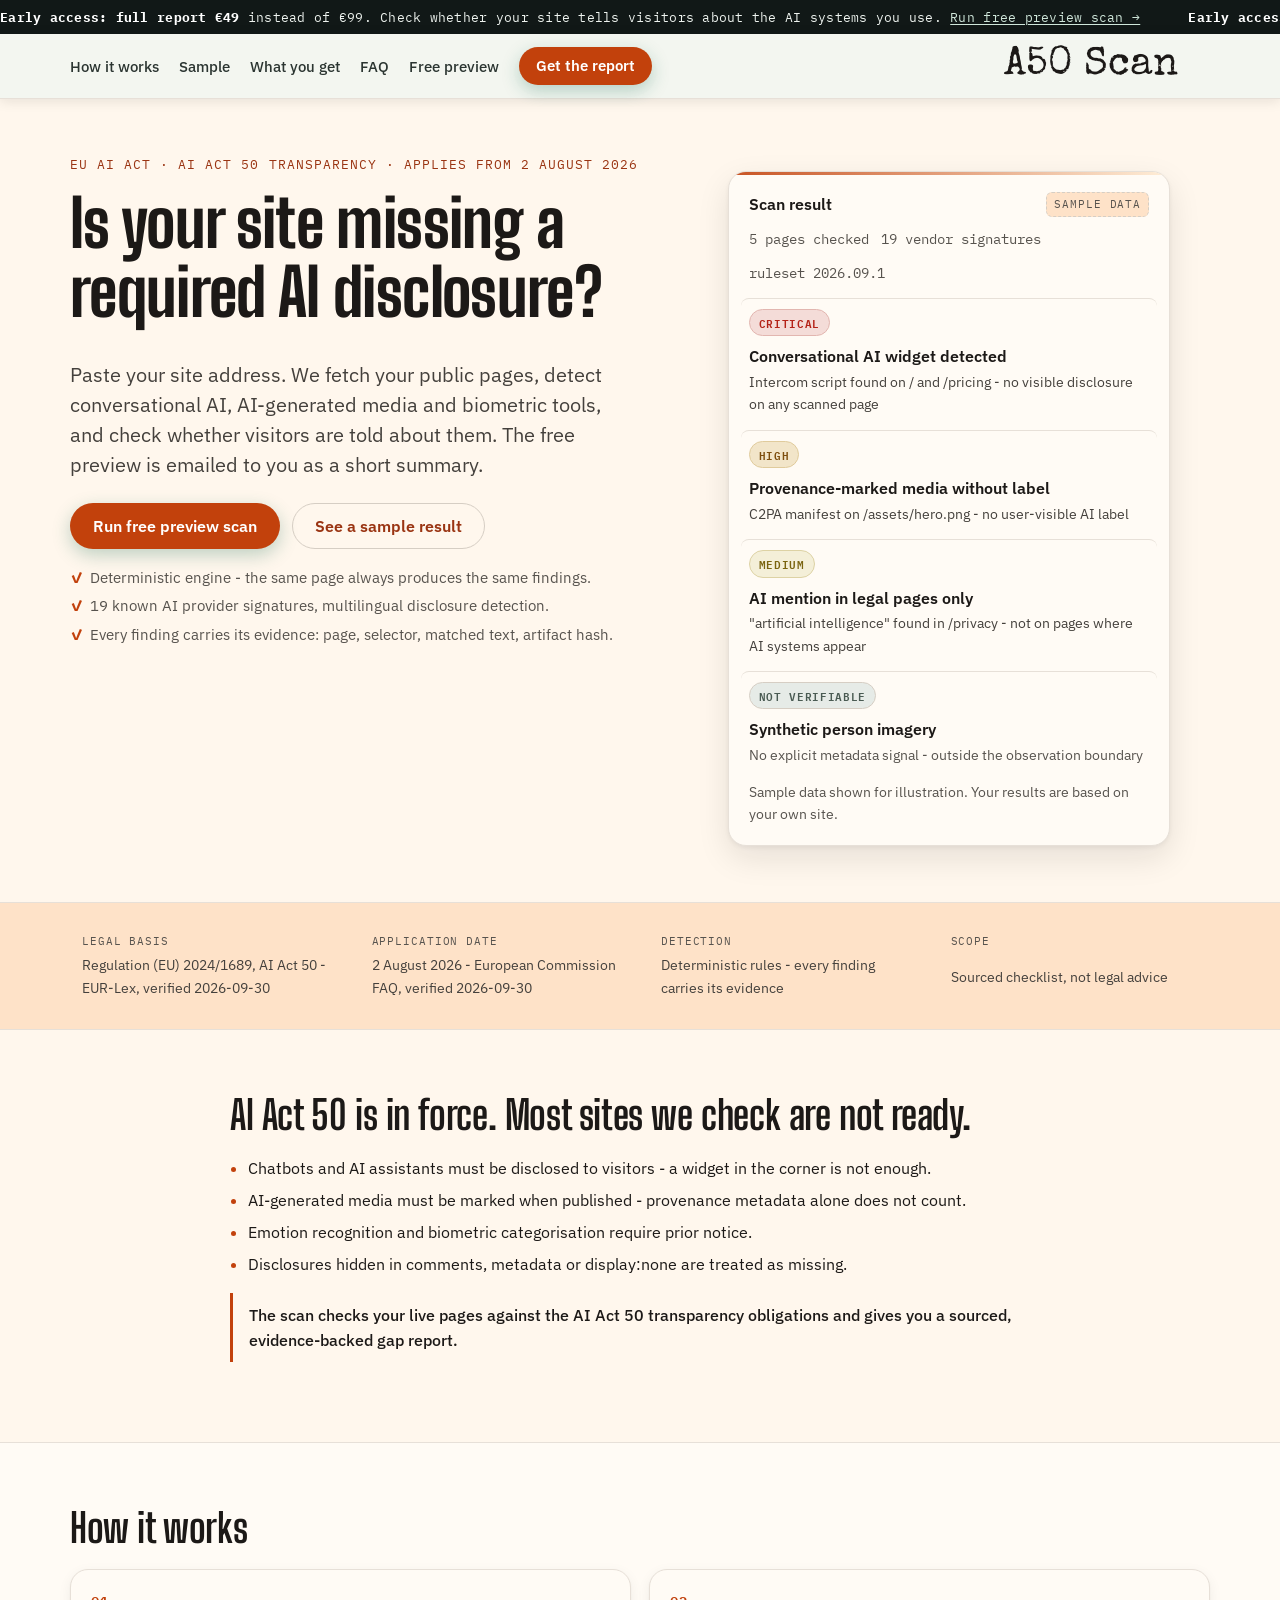
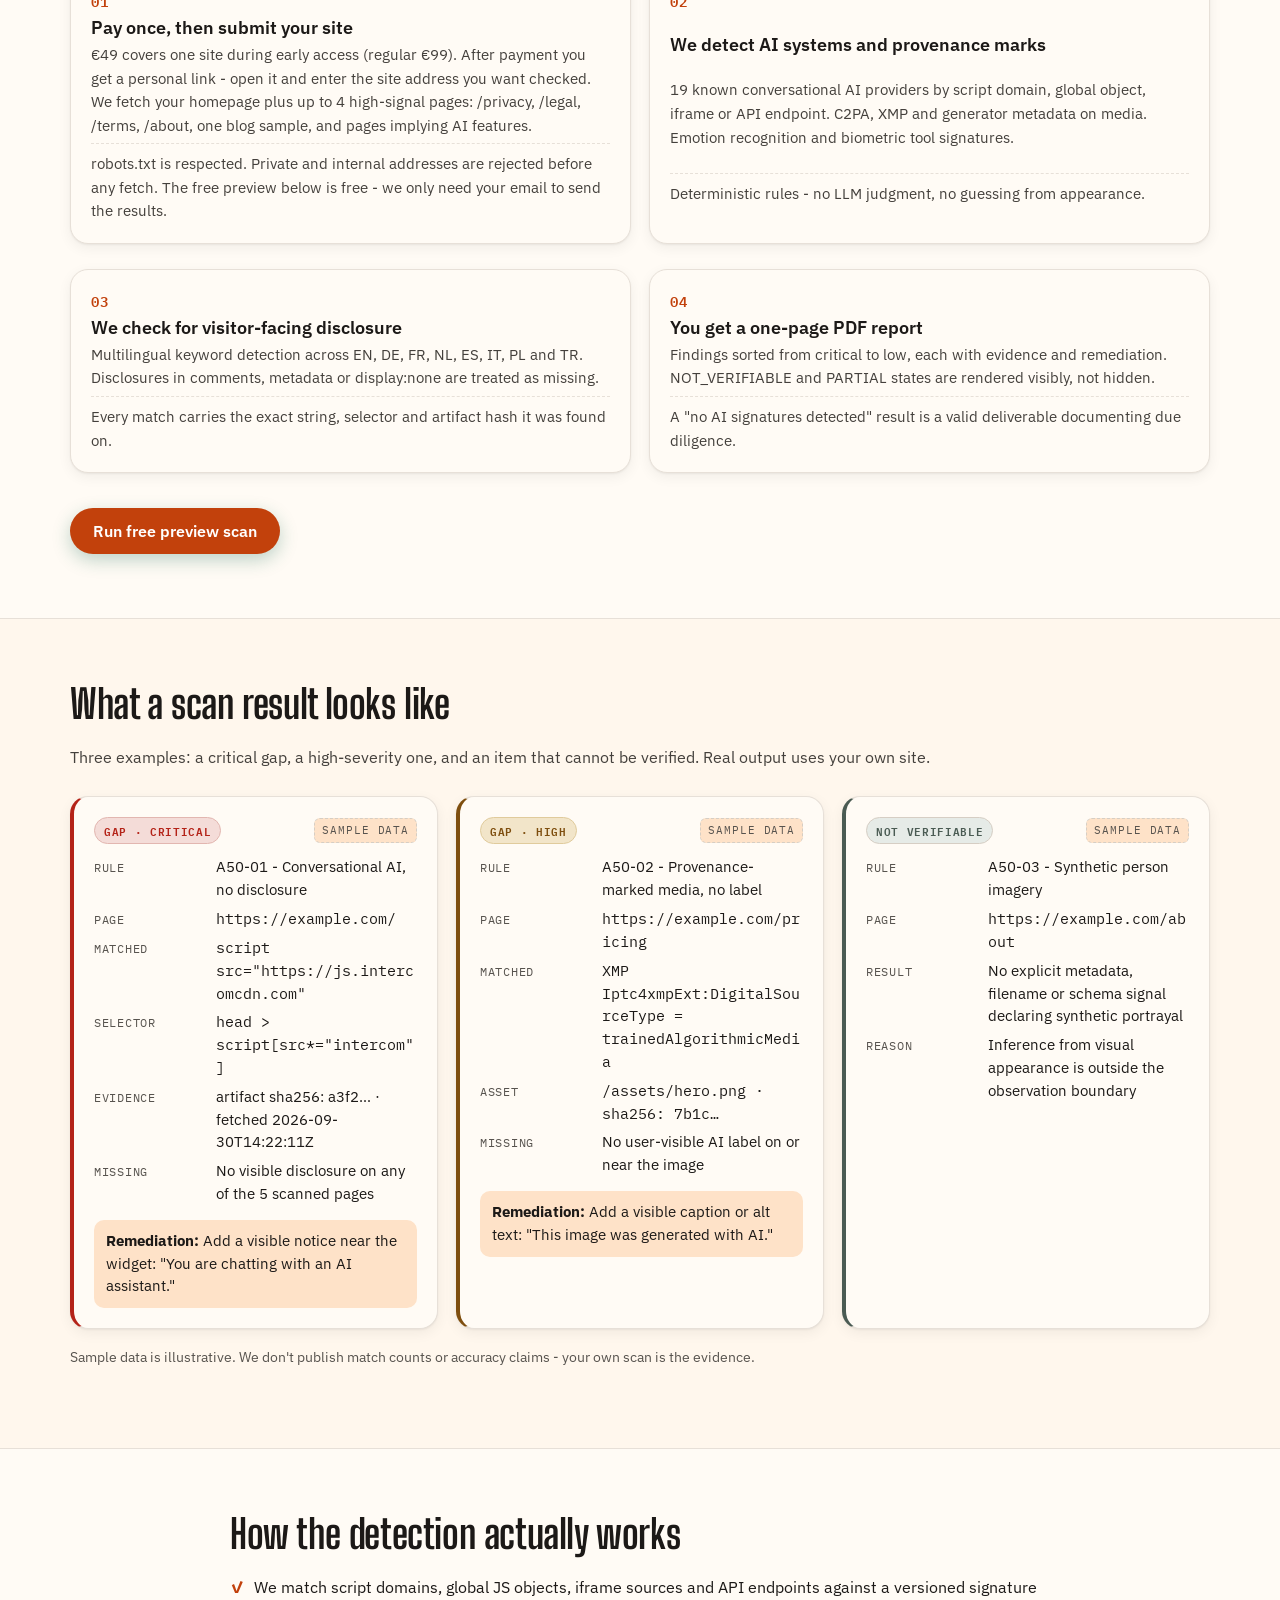
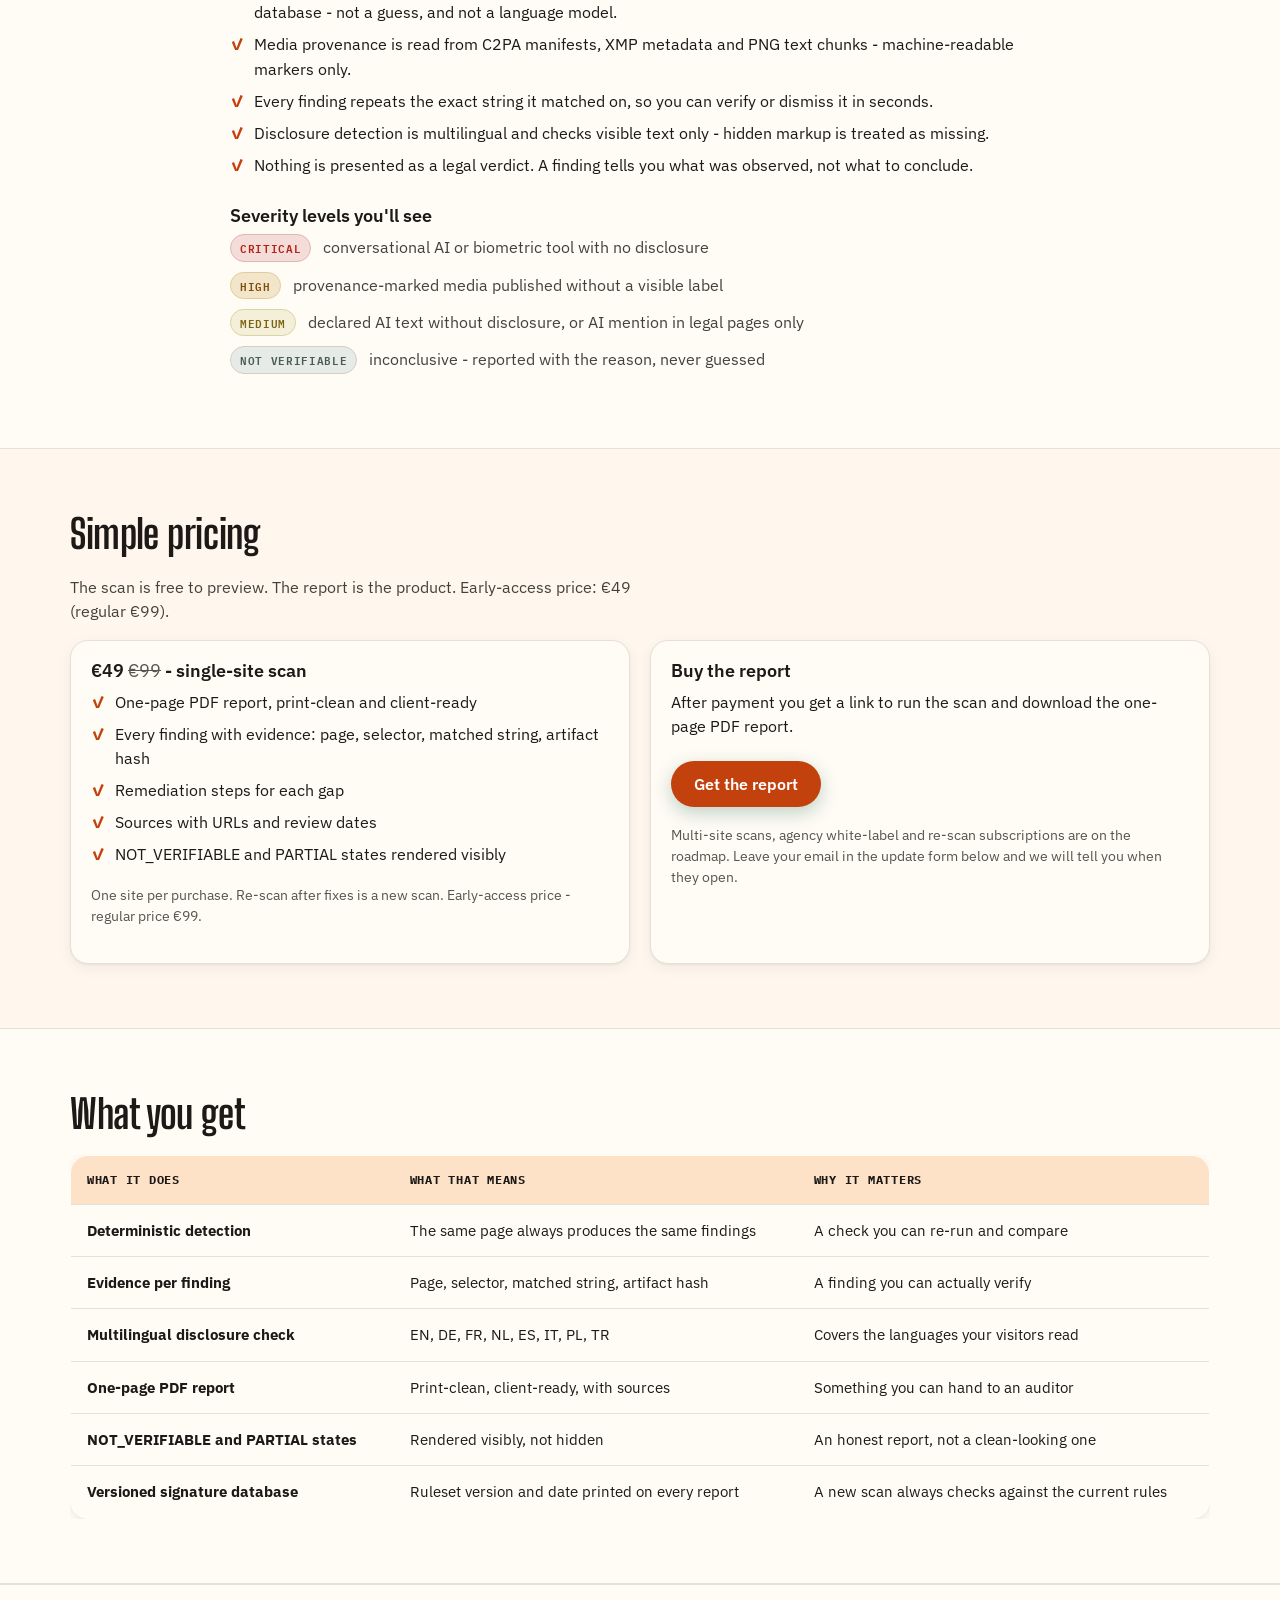
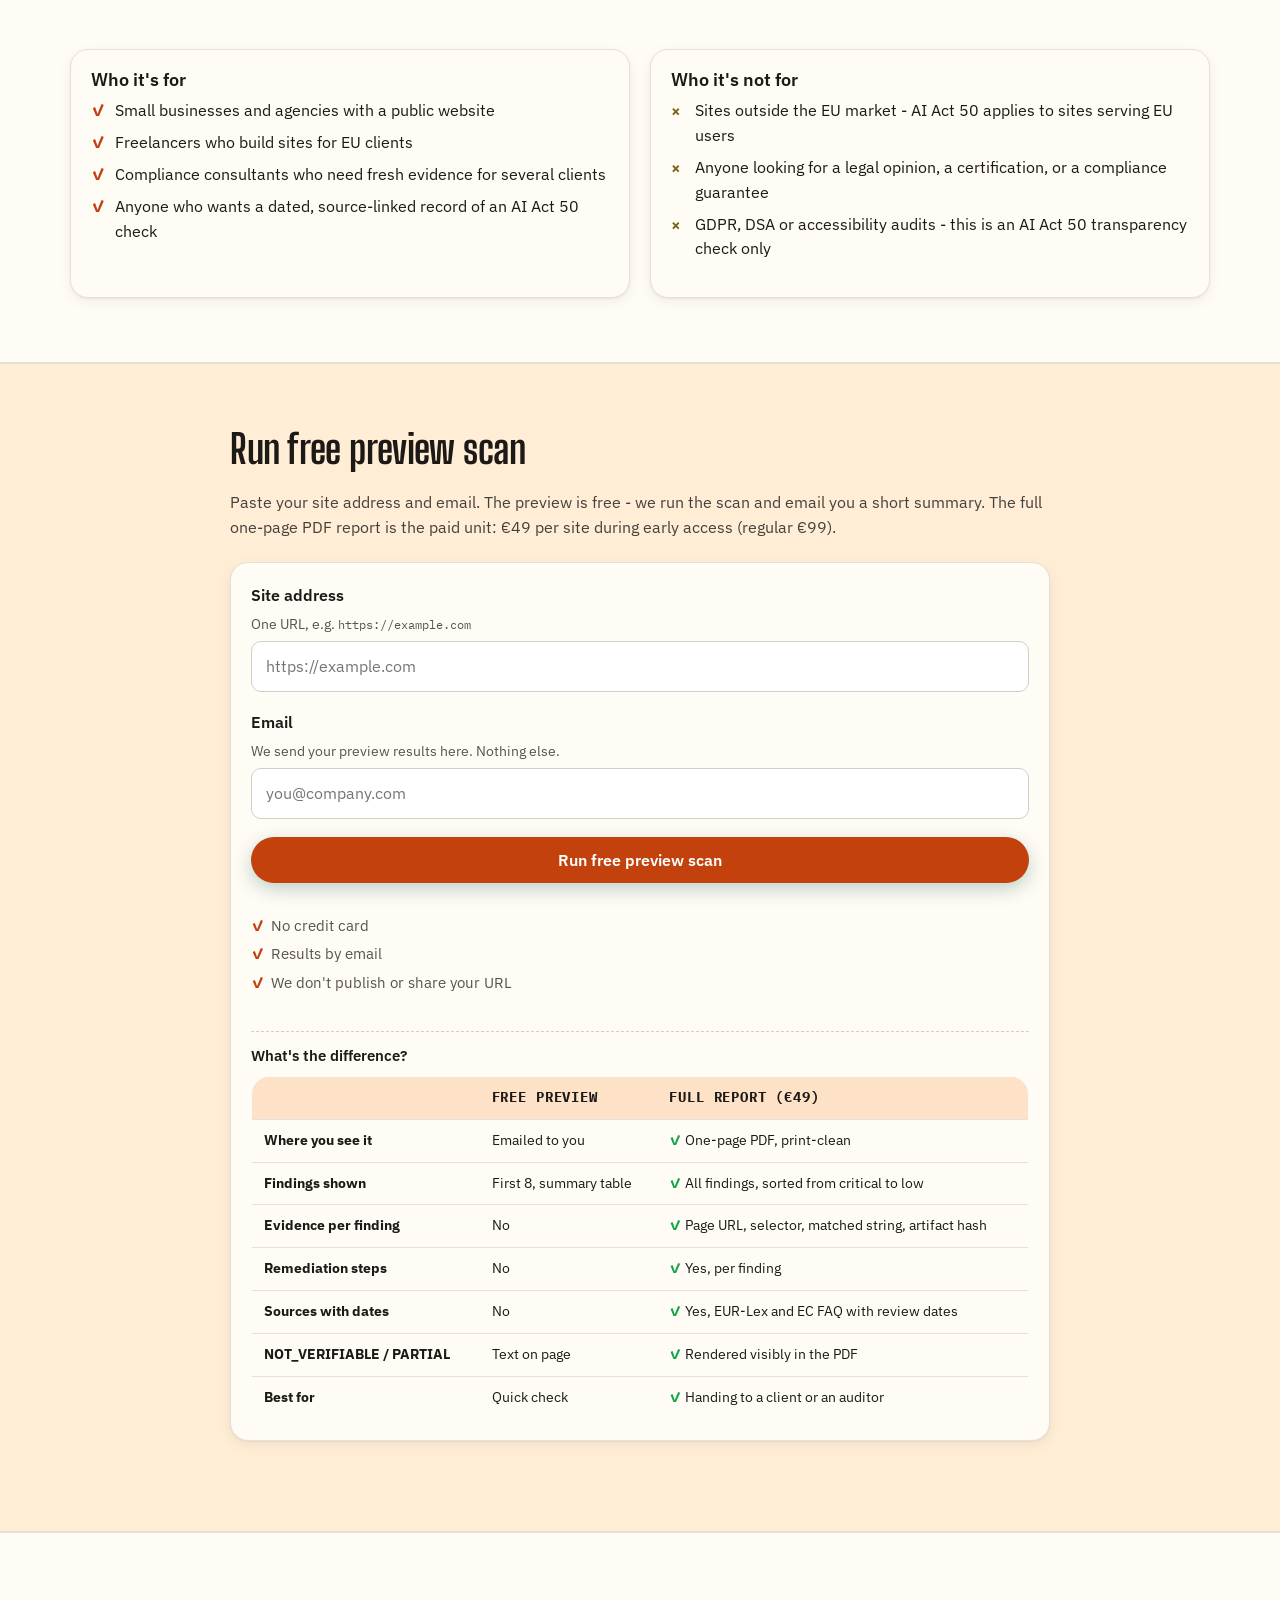
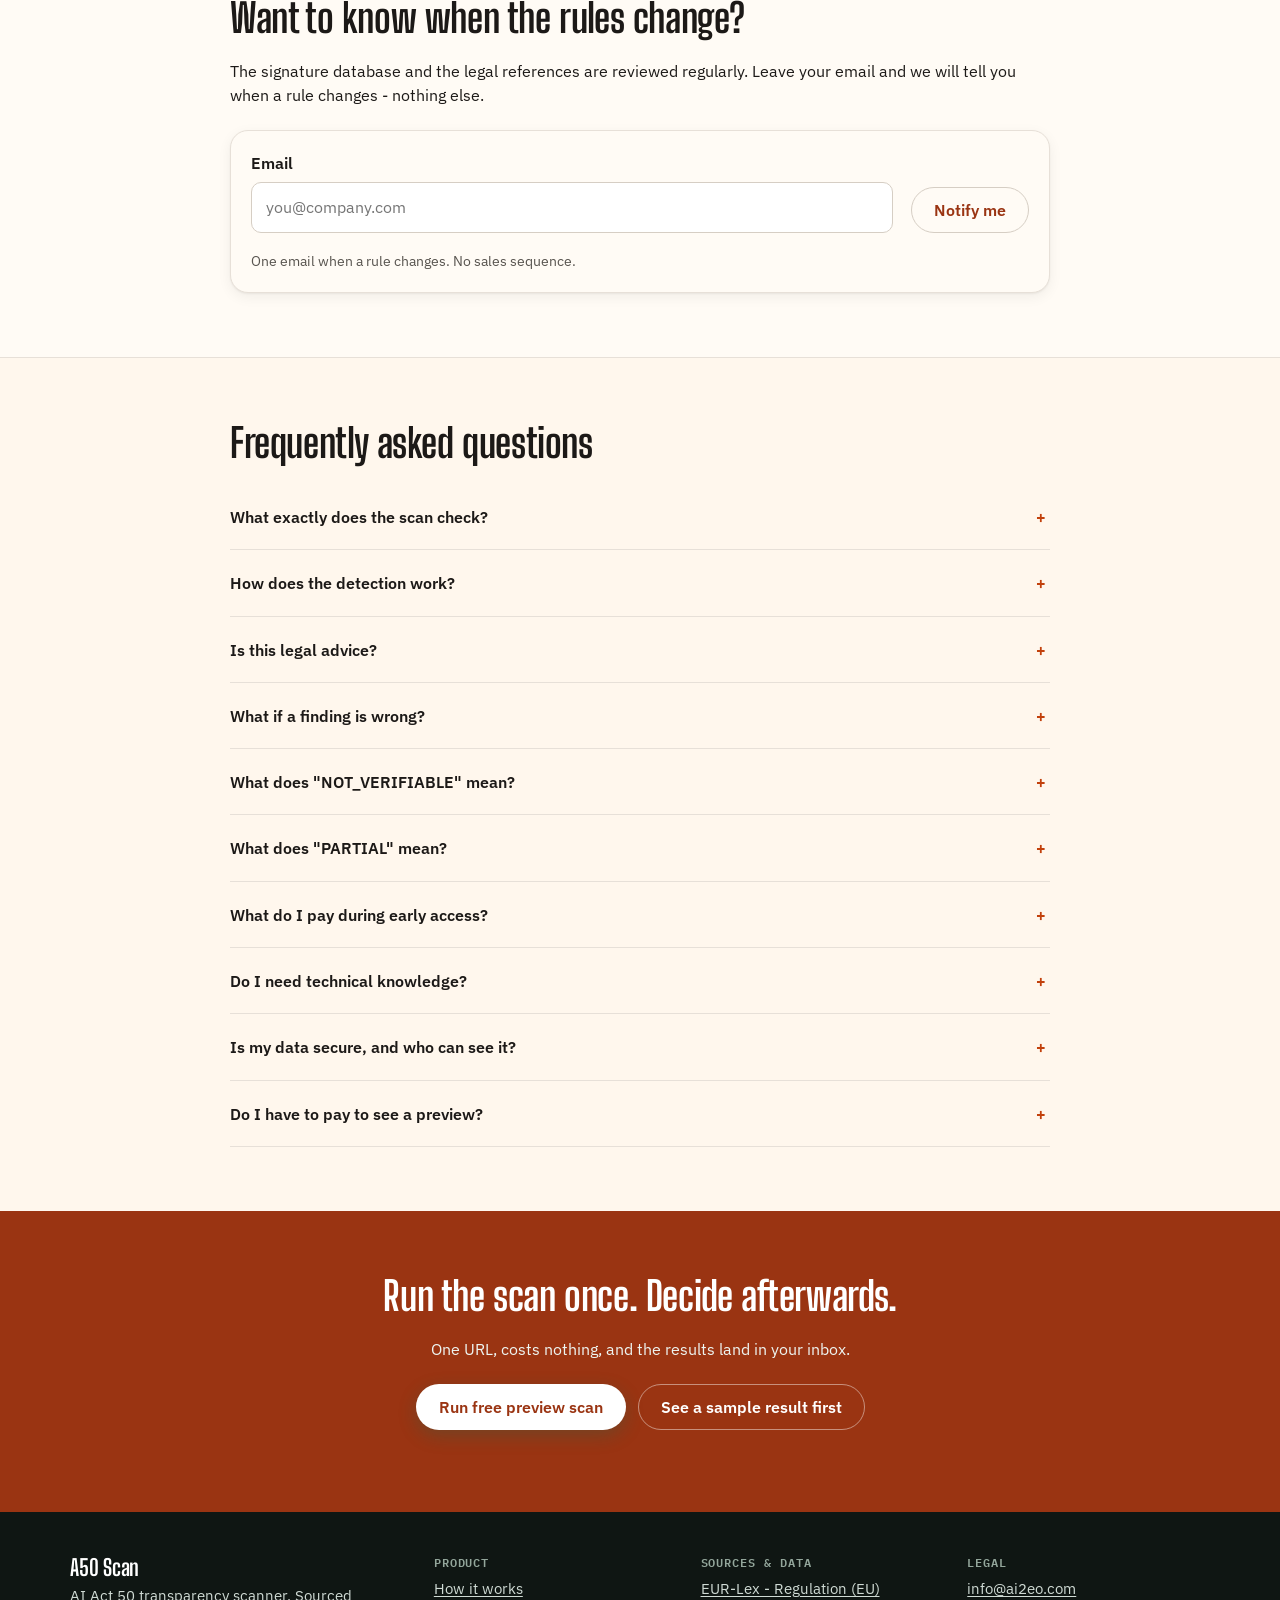
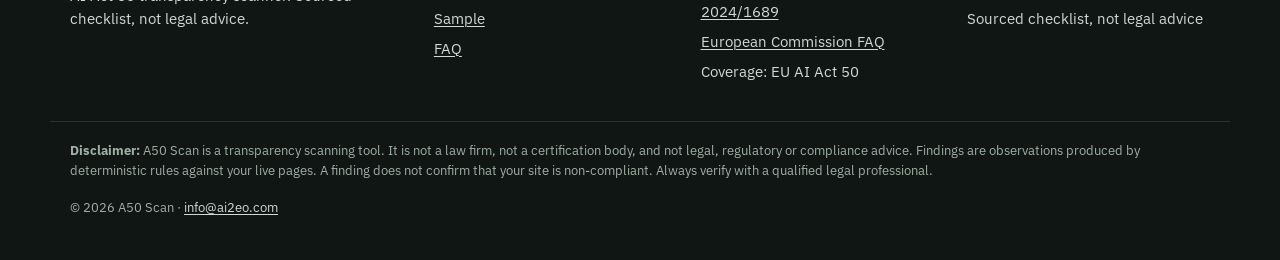
<file: index.html>
<!doctype html>
<html lang="en">
<head>
  <meta charset="utf-8">
  <meta name="viewport" content="width=device-width, initial-scale=1">
  <meta name="color-scheme" content="light">
  <meta name="theme-color" content="#111817">
  <title>AI Act 50 Scan - find missing AI disclosures on your site</title>
  <meta name="description" content="Deterministic AI Act 50 transparency scan: we crawl your public pages, detect AI systems and check for the required visitor disclosure. Sourced checklist, not legal advice.">
  <link rel="canonical" href="https://a50.ai2eo.com/">
  <meta property="og:title" content="Is your site missing a required AI disclosure?">
  <meta property="og:description" content="Deterministic AI Act 50 transparency scan. We crawl your public pages, detect AI systems and check whether visitors are told about them. Sourced checklist, not legal advice.">
  <meta property="og:type" content="website">
  <meta property="og:url" content="https://a50.ai2eo.com/">
  <meta name="twitter:card" content="summary_large_image">
  <link rel="icon" href="data:image/svg+xml,%3Csvg xmlns='http://www.w3.org/2000/svg' viewBox='0 0 32 32'%3E%3Crect width='32' height='32' rx='7' fill='%23c2410c'/%3E%3Cpath d='M9 17.5 14 22l9-12' fill='none' stroke='%23ffffff' stroke-width='3.4' stroke-linecap='round' stroke-linejoin='round'/%3E%3C/svg%3E">
  <link rel="preconnect" href="https://fonts.googleapis.com">
  <link rel="preconnect" href="https://fonts.gstatic.com" crossorigin>
  <link rel="preload" as="style" href="https://fonts.googleapis.com/css2?family=Special+Elite&family=Big+Shoulders+Display:wght@600;700;800&family=IBM+Plex+Mono:wght@400;500;600&family=IBM+Plex+Sans:wght@400;500;600;700&display=swap">
  <link href="https://fonts.googleapis.com/css2?family=Special+Elite&family=Big+Shoulders+Display:wght@600;700;800&family=IBM+Plex+Mono:wght@400;500;600&family=IBM+Plex+Sans:wght@400;500;600;700&display=swap" rel="stylesheet" media="print" onload="this.media='all'">
  <noscript><link href="https://fonts.googleapis.com/css2?family=Special+Elite&family=Big+Shoulders+Display:wght@600;700;800&family=IBM+Plex+Mono:wght@400;500;600&family=IBM+Plex+Sans:wght@400;500;600;700&display=swap" rel="stylesheet"></noscript>
  <link rel="stylesheet" href="styles.css?v=20260930">
  <script type="application/ld+json">
  {
    "@context": "https://schema.org",
    "@type": "SoftwareApplication",
    "name": "AI Act 50 Scan",
    "applicationCategory": "BusinessApplication",
    "operatingSystem": "Web",
    "description": "Deterministic scanner that checks a website for EU AI Act 50 transparency obligations: conversational AI, AI-generated media, biometric tools and whether visitors are told about them.",
    "offers": { "@type": "Offer", "price": "49", "priceCurrency": "EUR", "description": "Single-site scan with one-page PDF report (early-access price, regular €99)" },
    "url": "https://a50.ai2eo.com/"
  }
  </script>
</head>
<body>
<a class="skip-link" href="#main">Skip to content</a>

<div class="announce" id="top">
  <div class="ticker-track">
    <p><strong>Early access: full report €49</strong>&nbsp;instead of €99.&nbsp;Check whether your site tells visitors about the AI systems you use.&nbsp;<a href="#scan">Run free preview scan →</a></p>
    <p aria-hidden="true"><strong>Early access: full report €49</strong>&nbsp;instead of €99.&nbsp;Check whether your site tells visitors about the AI systems you use.&nbsp;<a href="#scan" tabindex="-1">Run free preview scan →</a></p>
  </div>
</div>

<header class="nav">
  <div class="wrap nav-inner">
    <nav class="nav-links" aria-label="Sections">
      <a href="#how-it-works">How it works</a>
      <a href="#sample">Sample</a>
      <a href="#benefits">What you get</a>
      <a href="#questions">FAQ</a>
      <a href="#scan">Free preview</a>
    </nav>
    <a class="btn btn-primary btn-sm" href="#pricing">Get the report</a>
    <a class="brand" href="#top" aria-label="A50 Scan - home">A50 Scan</a>
  </div>
</header>

<main id="main">

  <section class="hero">
    <div class="wrap hero-grid">
      <div class="hero-copy">
        <p class="eyebrow">EU AI Act · AI Act 50 transparency · applies from 2 August 2026</p>
        <h1>Is your site missing a required AI disclosure?</h1>
        <p class="lede">Paste your site address. We fetch your public pages, detect conversational AI, AI-generated media and biometric tools, and check whether visitors are told about them. The free preview is emailed to you as a short summary.</p>
        <div class="cta-row">
          <a class="btn btn-primary" href="#scan">Run free preview scan</a>
          <a class="btn btn-ghost" href="#sample">See a sample result</a>
        </div>
        <ul class="micro">
          <li>Deterministic engine - the same page always produces the same findings.</li>
          <li>19 known AI provider signatures, multilingual disclosure detection.</li>
          <li>Every finding carries its evidence: page, selector, matched text, artifact hash.</li>
        </ul>
      </div>

      <div class="hero-visual">
        <figure class="card result-card" aria-label="Example scan result (sample data)">
          <figcaption class="card-head">
            <span class="card-title">Scan result</span>
            <span class="sample-tag">SAMPLE DATA</span>
          </figcaption>
          <div class="card-meta">
            <span class="mono">5 pages checked</span>
            <span class="mono">19 vendor signatures</span>
            <span class="mono">ruleset 2026.09.1</span>
          </div>
          <div class="mini-match">
            <span class="pill pill-critical">CRITICAL</span>
            <p class="mini-title">Conversational AI widget detected</p>
            <p class="mini-sub">Intercom script found on / and /pricing - no visible disclosure on any scanned page</p>
          </div>
          <div class="mini-match">
            <span class="pill pill-high">HIGH</span>
            <p class="mini-title">Provenance-marked media without label</p>
            <p class="mini-sub">C2PA manifest on /assets/hero.png - no user-visible AI label</p>
          </div>
          <div class="mini-match">
            <span class="pill pill-medium">MEDIUM</span>
            <p class="mini-title">AI mention in legal pages only</p>
            <p class="mini-sub">"artificial intelligence" found in /privacy - not on pages where AI systems appear</p>
          </div>
          <div class="mini-match mini-none">
            <span class="pill pill-low">NOT VERIFIABLE</span>
            <p class="mini-title">Synthetic person imagery</p>
            <p class="mini-sub">No explicit metadata signal - outside the observation boundary</p>
          </div>
          <p class="card-foot">Sample data shown for illustration. Your results are based on your own site.</p>
        </figure>
      </div>
    </div>
  </section>

  <section class="trust-strip" id="trust">
    <div class="wrap trust-grid">
      <div class="trust-item">
        <span class="trust-label">Legal basis</span>
        <span class="trust-value">Regulation (EU) 2024/1689, AI Act 50 - EUR-Lex, verified 2026-09-30</span>
      </div>
      <div class="trust-item">
        <span class="trust-label">Application date</span>
        <span class="trust-value">2 August 2026 - European Commission FAQ, verified 2026-09-30</span>
      </div>
      <div class="trust-item">
        <span class="trust-label">Detection</span>
        <span class="trust-value">Deterministic rules - every finding carries its evidence</span>
      </div>
      <div class="trust-item">
        <span class="trust-label">Scope</span>
        <span class="trust-value">Sourced checklist, not legal advice</span>
      </div>
    </div>
  </section>

  <section class="section" id="problem">
    <div class="wrap narrow">
      <h2>AI Act 50 is in force. Most sites we check are not ready.</h2>
      <ul class="list-problem">
        <li>Chatbots and AI assistants must be disclosed to visitors - a widget in the corner is not enough.</li>
        <li>AI-generated media must be marked when published - provenance metadata alone does not count.</li>
        <li>Emotion recognition and biometric categorisation require prior notice.</li>
        <li>Disclosures hidden in comments, metadata or display:none are treated as missing.</li>
      </ul>
      <p class="callout">The scan checks your live pages against the AI Act 50 transparency obligations and gives you a sourced, evidence-backed gap report.</p>
    </div>
  </section>

  <section class="section alt" id="how-it-works">
    <div class="wrap">
      <h2>How it works</h2>
      <ol class="steps">
        <li class="step card">
          <span class="step-num mono">01</span>
          <h3>Pay once, then submit your site</h3>
          <p>€49 covers one site during early access (regular €99). After payment you get a personal link - open it and enter the site address you want checked. We fetch your homepage plus up to 4 high-signal pages: /privacy, /legal, /terms, /about, one blog sample, and pages implying AI features.</p>
          <p class="trust-note">robots.txt is respected. Private and internal addresses are rejected before any fetch. The free preview below is free - we only need your email to send the results.</p>
        </li>
        <li class="step card">
          <span class="step-num mono">02</span>
          <h3>We detect AI systems and provenance marks</h3>
          <p>19 known conversational AI providers by script domain, global object, iframe or API endpoint. C2PA, XMP and generator metadata on media. Emotion recognition and biometric tool signatures.</p>
          <p class="trust-note">Deterministic rules - no LLM judgment, no guessing from appearance.</p>
        </li>
        <li class="step card">
          <span class="step-num mono">03</span>
          <h3>We check for visitor-facing disclosure</h3>
          <p>Multilingual keyword detection across EN, DE, FR, NL, ES, IT, PL and TR. Disclosures in comments, metadata or display:none are treated as missing.</p>
          <p class="trust-note">Every match carries the exact string, selector and artifact hash it was found on.</p>
        </li>
        <li class="step card">
          <span class="step-num mono">04</span>
          <h3>You get a one-page PDF report</h3>
          <p>Findings sorted from critical to low, each with evidence and remediation. NOT_VERIFIABLE and PARTIAL states are rendered visibly, not hidden.</p>
          <p class="trust-note">A "no AI signatures detected" result is a valid deliverable documenting due diligence.</p>
        </li>
      </ol>
      <div class="section-cta">
        <a class="btn btn-primary" href="#scan">Run free preview scan</a>
      </div>
    </div>
  </section>

  <section class="section" id="sample">
    <div class="wrap">
      <h2>What a scan result looks like</h2>
      <p class="section-lede">Three examples: a critical gap, a high-severity one, and an item that cannot be verified. Real output uses your own site.</p>

      <div class="example-grid">
        <article class="card alert-card risk-critical">
          <header class="alert-head">
            <span class="pill pill-critical">GAP · CRITICAL</span>
            <span class="sample-tag">SAMPLE DATA</span>
          </header>
          <dl class="alert-body">
            <dt>Rule</dt><dd>A50-01 - Conversational AI, no disclosure</dd>
            <dt>Page</dt><dd class="mono">https://example.com/</dd>
            <dt>Matched</dt><dd class="mono">script src="https://js.intercomcdn.com"</dd>
            <dt>Selector</dt><dd class="mono">head &gt; script[src*="intercom"]</dd>
            <dt>Evidence</dt><dd>artifact sha256: a3f2… · fetched 2026-09-30T14:22:11Z</dd>
            <dt>Missing</dt><dd>No visible disclosure on any of the 5 scanned pages</dd>
          </dl>
          <p class="next-step"><strong>Remediation:</strong> Add a visible notice near the widget: "You are chatting with an AI assistant."</p>
        </article>

        <article class="card alert-card risk-high">
          <header class="alert-head">
            <span class="pill pill-high">GAP · HIGH</span>
            <span class="sample-tag">SAMPLE DATA</span>
          </header>
          <dl class="alert-body">
            <dt>Rule</dt><dd>A50-02 - Provenance-marked media, no label</dd>
            <dt>Page</dt><dd class="mono">https://example.com/pricing</dd>
            <dt>Matched</dt><dd class="mono">XMP Iptc4xmpExt:DigitalSourceType = trainedAlgorithmicMedia</dd>
            <dt>Asset</dt><dd class="mono">/assets/hero.png · sha256: 7b1c…</dd>
            <dt>Missing</dt><dd>No user-visible AI label on or near the image</dd>
          </dl>
          <p class="next-step"><strong>Remediation:</strong> Add a visible caption or alt text: "This image was generated with AI."</p>
        </article>

        <article class="card alert-card risk-low">
          <header class="alert-head">
            <span class="pill pill-low">NOT VERIFIABLE</span>
            <span class="sample-tag">SAMPLE DATA</span>
          </header>
          <dl class="alert-body">
            <dt>Rule</dt><dd>A50-03 - Synthetic person imagery</dd>
            <dt>Page</dt><dd class="mono">https://example.com/about</dd>
            <dt>Result</dt><dd>No explicit metadata, filename or schema signal declaring synthetic portrayal</dd>
            <dt>Reason</dt><dd>Inference from visual appearance is outside the observation boundary</dd>
          </dl>
        </article>
      </div>

      <p class="fineprint">Sample data is illustrative. We don't publish match counts or accuracy claims - your own scan is the evidence.</p>
    </div>
  </section>

  <section class="section alt" id="why-trust">
    <div class="wrap narrow">
      <h2>How the detection actually works</h2>
      <ul class="list-check">
        <li>We match script domains, global JS objects, iframe sources and API endpoints against a versioned signature database - not a guess, and not a language model.</li>
        <li>Media provenance is read from C2PA manifests, XMP metadata and PNG text chunks - machine-readable markers only.</li>
        <li>Every finding repeats the exact string it matched on, so you can verify or dismiss it in seconds.</li>
        <li>Disclosure detection is multilingual and checks visible text only - hidden markup is treated as missing.</li>
        <li>Nothing is presented as a legal verdict. A finding tells you what was observed, not what to conclude.</li>
      </ul>
      <div class="risk-legend">
        <h3>Severity levels you'll see</h3>
        <p><span class="pill pill-critical">CRITICAL</span> conversational AI or biometric tool with no disclosure</p>
        <p><span class="pill pill-high">HIGH</span> provenance-marked media published without a visible label</p>
        <p><span class="pill pill-medium">MEDIUM</span> declared AI text without disclosure, or AI mention in legal pages only</p>
        <p><span class="pill pill-low">NOT VERIFIABLE</span> inconclusive - reported with the reason, never guessed</p>
      </div>
    </div>
  </section>

  <section class="section" id="pricing">
    <div class="wrap">
      <h2>Simple pricing</h2>
      <p class="section-lede">The scan is free to preview. The report is the product. Early-access price: €49 (regular €99).</p>
      <div class="two-col">
        <div class="card">
          <h3>€49 <s class="old-price">€99</s> - single-site scan</h3>
          <ul class="list-check">
            <li>One-page PDF report, print-clean and client-ready</li>
            <li>Every finding with evidence: page, selector, matched string, artifact hash</li>
            <li>Remediation steps for each gap</li>
            <li>Sources with URLs and review dates</li>
            <li>NOT_VERIFIABLE and PARTIAL states rendered visibly</li>
          </ul>
          <p class="fineprint">One site per purchase. Re-scan after fixes is a new scan. Early-access price - regular price €99.</p>
        </div>
        <div class="card">
          <h3>Buy the report</h3>
          <p>After payment you get a link to run the scan and download the one-page PDF report.</p>
          <div class="cta-row">
            <a class="btn btn-primary" href="https://tachyon80.gumroad.com/l/foczbw" target="_blank" rel="noopener nofollow">Get the report</a>
          </div>
          <p class="fineprint">Multi-site scans, agency white-label and re-scan subscriptions are on the roadmap. Leave your email in the update form below and we will tell you when they open.</p>
        </div>
      </div>
    </div>
  </section>

  <section class="section alt" id="benefits">
    <div class="wrap">
      <h2>What you get</h2>
      <div class="table-scroll">
        <table class="benefits">
          <caption class="visually-hidden">Features, benefits and what they change for your business</caption>
          <thead>
            <tr><th scope="col">What it does</th><th scope="col">What that means</th><th scope="col">Why it matters</th></tr>
          </thead>
          <tbody>
            <tr><td>Deterministic detection</td><td>The same page always produces the same findings</td><td>A check you can re-run and compare</td></tr>
            <tr><td>Evidence per finding</td><td>Page, selector, matched string, artifact hash</td><td>A finding you can actually verify</td></tr>
            <tr><td>Multilingual disclosure check</td><td>EN, DE, FR, NL, ES, IT, PL, TR</td><td>Covers the languages your visitors read</td></tr>
            <tr><td>One-page PDF report</td><td>Print-clean, client-ready, with sources</td><td>Something you can hand to an auditor</td></tr>
            <tr><td>NOT_VERIFIABLE and PARTIAL states</td><td>Rendered visibly, not hidden</td><td>An honest report, not a clean-looking one</td></tr>
            <tr><td>Versioned signature database</td><td>Ruleset version and date printed on every report</td><td>A new scan always checks against the current rules</td></tr>
          </tbody>
        </table>
      </div>
    </div>
  </section>

  <section class="section alt" id="who">
    <div class="wrap two-col">
      <div class="card">
        <h3>Who it's for</h3>
        <ul class="list-check">
          <li>Small businesses and agencies with a public website</li>
          <li>Freelancers who build sites for EU clients</li>
          <li>Compliance consultants who need fresh evidence for several clients</li>
          <li>Anyone who wants a dated, source-linked record of an AI Act 50 check</li>
        </ul>
      </div>
      <div class="card">
        <h3>Who it's not for</h3>
        <ul class="list-cross">
          <li>Sites outside the EU market - AI Act 50 applies to sites serving EU users</li>
          <li>Anyone looking for a legal opinion, a certification, or a compliance guarantee</li>
          <li>GDPR, DSA or accessibility audits - this is an AI Act 50 transparency check only</li>
        </ul>
      </div>
    </div>
  </section>

  <section class="section scan-section" id="scan">
    <div class="wrap narrow">
      <h2>Run free preview scan</h2>
      <p class="section-lede">Paste your site address and email. The preview is free - we run the scan and email you a short summary. The full one-page PDF report is the paid unit: €49 per site during early access (regular €99).</p>

      <form class="card form" id="scan-form" novalidate>
        <div class="field">
          <label for="scan-url">Site address</label>
          <p class="hint" id="url-hint">One URL, e.g. <span class="mono">https://example.com</span></p>
          <input id="scan-url" name="url" type="url" inputmode="url" placeholder="https://example.com" required autocomplete="url" aria-describedby="url-hint">
        </div>

        <div class="field">
          <label for="scan-email">Email</label>
          <p class="hint" id="email-hint">We send your preview results here. Nothing else.</p>
          <input id="scan-email" name="email" type="email" autocomplete="email" inputmode="email" placeholder="you@company.com" required aria-describedby="email-hint">
        </div>

        <div class="hp-field" aria-hidden="true">
          <label for="scan-company">Company (leave blank)</label>
          <input id="scan-company" name="_gotcha" type="text" tabindex="-1" autocomplete="off">
        </div>

        <p class="form-error" id="scan-error" role="alert" hidden></p>
        <p class="form-ok" id="scan-ok" role="status" hidden></p>

        <button class="btn btn-primary btn-block" type="submit" id="scan-submit">Run free preview scan</button>

        <ul class="micro micro-center">
          <li>No credit card</li>
          <li>Results by email</li>
          <li>We don't publish or share your URL</li>
        </ul>

        <div class="form-compare">
          <h3>What's the difference?</h3>
          <div class="table-scroll">
            <table class="benefits benefits-compare">
              <thead>
                <tr><th scope="col"></th><th scope="col">Free preview</th><th scope="col">Full report (€49)</th></tr>
              </thead>
              <tbody>
                <tr><td>Where you see it</td><td>Emailed to you</td><td class="check">One-page PDF, print-clean</td></tr>
                <tr><td>Findings shown</td><td>First 8, summary table</td><td class="check">All findings, sorted from critical to low</td></tr>
                <tr><td>Evidence per finding</td><td>No</td><td class="check">Page URL, selector, matched string, artifact hash</td></tr>
                <tr><td>Remediation steps</td><td>No</td><td class="check">Yes, per finding</td></tr>
                <tr><td>Sources with dates</td><td>No</td><td class="check">Yes, EUR-Lex and EC FAQ with review dates</td></tr>
                <tr><td>NOT_VERIFIABLE / PARTIAL</td><td>Text on page</td><td class="check">Rendered visibly in the PDF</td></tr>
                <tr><td>Best for</td><td>Quick check</td><td class="check">Handing to a client or an auditor</td></tr>
              </tbody>
            </table>
          </div>
        </div>
      </form>

      <div id="scan-result" class="result" aria-live="polite" hidden></div>
    </div>
  </section>

  <section class="section alt" id="early-access">
    <div class="wrap narrow">
      <h2>Want to know when the rules change?</h2>
      <p>The signature database and the legal references are reviewed regularly. Leave your email and we will tell you when a rule changes - nothing else.</p>
      <form class="card form form-inline" id="interest-form" novalidate>
        <div class="field">
          <label for="interest-email">Email</label>
          <input id="interest-email" name="email" type="email" autocomplete="email" inputmode="email" placeholder="you@company.com">
        </div>
        <div class="hp-field" aria-hidden="true">
          <label for="interest-company">Company (leave blank)</label>
          <input id="interest-company" name="_gotcha" type="text" tabindex="-1" autocomplete="off">
        </div>
        <button class="btn btn-secondary" type="submit" id="interest-submit">Notify me</button>
        <p class="hint">One email when a rule changes. No sales sequence.</p>
        <p class="form-error" id="interest-error" role="alert" hidden></p>
        <p class="form-ok" id="interest-ok" role="status" hidden></p>
      </form>
    </div>
  </section>

  <section class="section" id="questions">
    <div class="wrap narrow">
      <h2>Frequently asked questions</h2>

      <details class="faq">
        <summary>What exactly does the scan check?</summary>
        <p>Your live pages against the EU AI Act 50 transparency obligations: conversational AI widgets, AI-generated media with provenance marks, emotion recognition and biometric tools, and whether visitors are told about them. Every finding carries its evidence: page URL, selector, matched string and artifact hash.</p>
      </details>

      <details class="faq">
        <summary>How does the detection work?</summary>
        <p>Deterministic rules: script domains, global JS objects, iframe sources and API endpoints matched against a versioned signature database of 19 known providers. Media provenance is read from C2PA manifests, XMP metadata and PNG text chunks. Disclosure detection is multilingual and checks visible text only.</p>
      </details>

      <details class="faq">
        <summary>Is this legal advice?</summary>
        <p>No. This is a sourced checklist, not legal advice. The scan reports what was observed in your pages. It does not tell you whether you are compliant, and it does not replace a legal review.</p>
      </details>

      <details class="faq">
        <summary>What if a finding is wrong?</summary>
        <p>Treat every finding as a review task. Each finding shows the exact string it matched on, so a weak finding can be dismissed in seconds - and your record shows you looked.</p>
      </details>

      <details class="faq">
        <summary>What does "NOT_VERIFIABLE" mean?</summary>
        <p>The scanner could not reach a conclusion: the page was not fetched, JavaScript was not rendered, or no explicit signal exists. NOT_VERIFIABLE is reported with the reason, never guessed.</p>
      </details>

      <details class="faq">
        <summary>What does "PARTIAL" mean?</summary>
        <p>One or more planned pages could not be fetched. The report lists which pages failed and why. A partial scan is never presented as a full scan.</p>
      </details>

      <details class="faq">
        <summary>What do I pay during early access?</summary>
        <p>€49 for a single-site scan with the one-page PDF report: findings sorted from critical to low, each with evidence and remediation, plus the sources and their review dates. Regular price after early access: €99.</p>
      </details>

      <details class="faq">
        <summary>Do I need technical knowledge?</summary>
        <p>No. Paste a URL, read a result. Everything is in plain language, and the reason for each finding is written out.</p>
      </details>

      <details class="faq">
        <summary>Is my data secure, and who can see it?</summary>
        <p>Your URL is used to run your scan. It isn't published and isn't sold or shared with third parties. Scan results are stored with a signed token and are only readable with that token.</p>
      </details>

      <details class="faq">
        <summary>Do I have to pay to see a preview?</summary>
        <p>No. The free preview is free - you get a short summary by email. The full one-page PDF report is the paid unit.</p>
      </details>
    </div>
  </section>

  <section class="final-cta">
    <div class="wrap narrow">
      <h2>Run the scan once. Decide afterwards.</h2>
      <p>One URL, costs nothing, and the results land in your inbox.</p>
      <div class="cta-row cta-center">
        <a class="btn btn-primary" href="#scan">Run free preview scan</a>
        <a class="btn btn-ghost" href="#sample">See a sample result first</a>
      </div>
    </div>
  </section>
</main>

<footer class="footer">
  <div class="wrap footer-grid">
    <div>
      <h2 class="footer-title">A50 Scan</h2>
      <p class="footer-note">AI Act 50 transparency scanner. Sourced checklist, not legal advice.</p>
    </div>
    <nav aria-label="Product">
      <h3>Product</h3>
      <ul>
        <li><a href="#how-it-works">How it works</a></li>
        <li><a href="#sample">Sample</a></li>
        <li><a href="#questions">FAQ</a></li>
      </ul>
    </nav>
    <nav aria-label="Sources">
      <h3>Sources &amp; data</h3>
      <ul>
        <li><a href="https://eur-lex.europa.eu/eli/reg/2024/1689/oj" rel="noopener nofollow" target="_blank">EUR-Lex - Regulation (EU) 2024/1689</a></li>
        <li><a href="https://digital-strategy.ec.europa.eu/en/faqs/ai-act-questions-answers" rel="noopener nofollow" target="_blank">European Commission FAQ</a></li>
        <li>Coverage: EU AI Act 50</li>
      </ul>
    </nav>
    <nav aria-label="Legal">
      <h3>Legal</h3>
      <ul>
        <li><a href="mailto:info@ai2eo.com">info@ai2eo.com</a></li>
        <li>Sourced checklist, not legal advice</li>
      </ul>
    </nav>
  </div>
  <div class="wrap footer-legal">
    <p><strong>Disclaimer:</strong> A50 Scan is a transparency scanning tool. It is not a law firm, not a certification body, and not legal, regulatory or compliance advice. Findings are observations produced by deterministic rules against your live pages. A finding does not confirm that your site is non-compliant. Always verify with a qualified legal professional.</p>
    <p class="footer-bottom">© <span id="year">2026</span> A50 Scan · <a href="mailto:info@ai2eo.com">info@ai2eo.com</a></p>
  </div>
</footer>

<script src="config.js?v=20260930" defer></script>
<script src="script.js?v=20260930" defer></script>
</body>
</html>
</file>
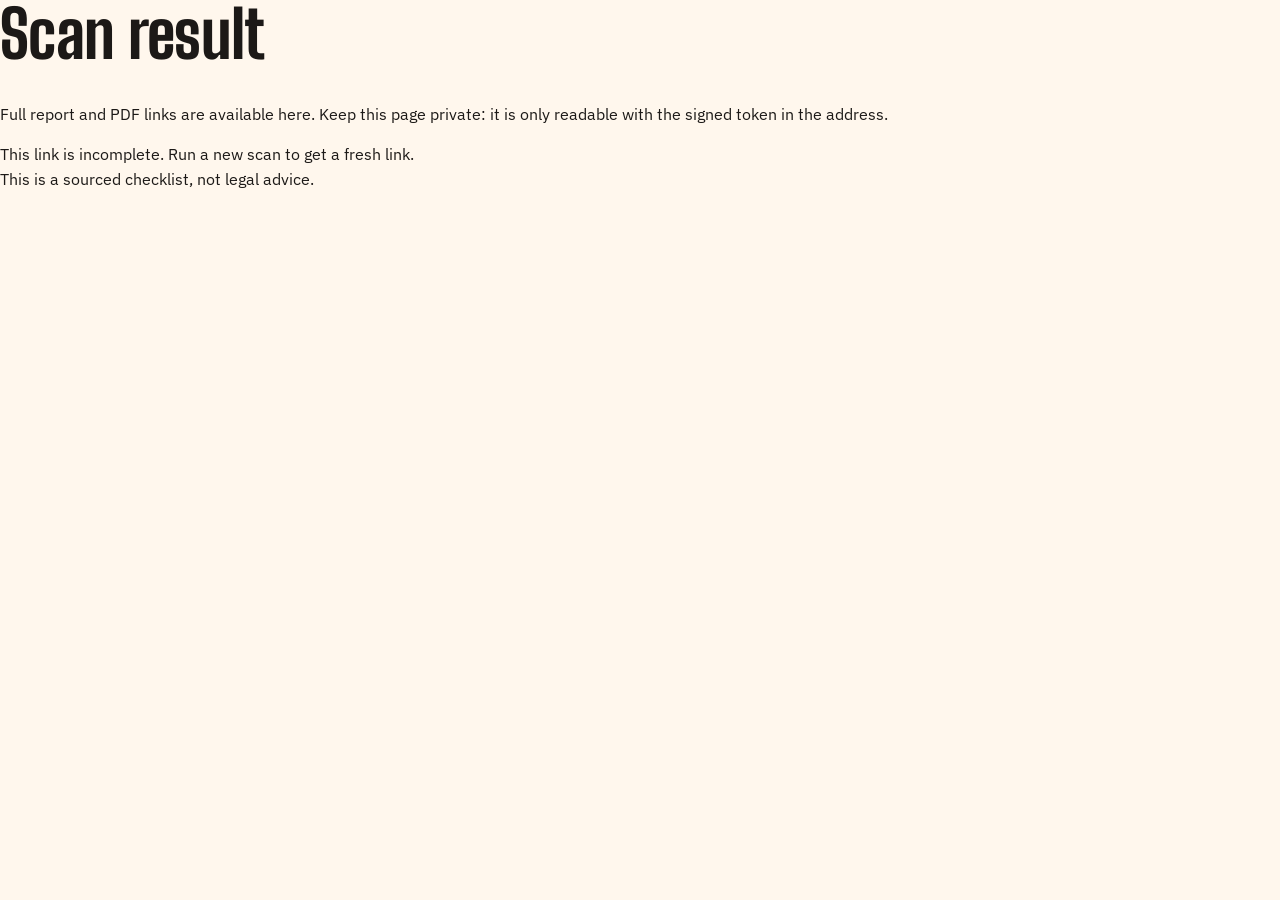
<file: result.html>
<!doctype html>
<html lang="en">
<head>
  <meta charset="utf-8">
  <meta name="viewport" content="width=device-width, initial-scale=1">
  <meta name="color-scheme" content="light">
  <title>Scan result - AI Act AI Act 50</title>
  <link rel="icon" href="data:image/svg+xml,%3Csvg xmlns='http://www.w3.org/2000/svg' viewBox='0 0 32 32'%3E%3Crect width='32' height='32' rx='7' fill='%23c2410c'/%3E%3Cpath d='M9 17.5 14 22l9-12' fill='none' stroke='%23ffffff' stroke-width='3.4' stroke-linecap='round' stroke-linejoin='round'/%3E%3C/svg%3E">
  <link rel="preconnect" href="https://fonts.googleapis.com">
  <link rel="preconnect" href="https://fonts.gstatic.com" crossorigin>
  <link rel="preload" as="style" href="https://fonts.googleapis.com/css2?family=Special+Elite&family=Big+Shoulders+Display:wght@600;700;800&family=IBM+Plex+Mono:wght@400;500;600&family=IBM+Plex+Sans:wght@400;500;600;700&display=swap">
  <link href="https://fonts.googleapis.com/css2?family=Special+Elite&family=Big+Shoulders+Display:wght@600;700;800&family=IBM+Plex+Mono:wght@400;500;600&family=IBM+Plex+Sans:wght@400;500;600;700&display=swap" rel="stylesheet" media="print" onload="this.media='all'">
  <noscript><link href="https://fonts.googleapis.com/css2?family=Special+Elite&family=Big+Shoulders+Display:wght@600;700;800&family=IBM+Plex+Mono:wght@400;500;600&family=IBM+Plex+Sans:wght@400;500;600;700&display=swap" rel="stylesheet"></noscript>
  <link rel="stylesheet" href="styles.css?v=20260930">
</head>
<body>
<main>
  <section class="panel">
    <h1>Scan result</h1>
    <p class="fine">Full report and PDF links are available here. Keep this page private: it is only readable with the signed token in the address.</p>
    <div id="result-status" class="status" role="status" aria-live="polite">Loading…</div>
    <div id="result-body"></div>
    <p class="fine">This is a sourced checklist, not legal advice.</p>
  </section>
</main>
<script src="config.js?v=20260930" defer></script>
<script src="script.js?v=20260930" defer></script>
</body>
</html>
</file>
<file: styles.css>
/* A50 landing - tek CSS dosyası (build adımı yok). */

:root {
  color-scheme: light;
  --font-display: "Big Shoulders Display", "Arial Narrow", sans-serif;
  --font-sans: "IBM Plex Sans", system-ui, -apple-system, "Segoe UI", Roboto, sans-serif;
  --font-mono: "IBM Plex Mono", ui-monospace, SFMono-Regular, Menlo, Consolas, monospace;

  --bg: #fff7ed;
  --surface: #fffbf5;
  --surface-strong: #fee2c8;
  --ink: #1c1917;
  --ink-soft: #44403c;
  --muted: #57534e;
  --line: #e7e0d8;
  --line-strong: #d6cec4;
  --accent: #c2410c;
  --accent-dark: #9a3412;
  --accent-soft: #ffedd5;

  --risk-critical: #b42318;
  --risk-critical-soft: #f4dcd8;
  --risk-high: #7e4e0e;
  --risk-high-soft: #f2e5c9;
  --risk-medium: #7a6410;
  --risk-medium-soft: #f4efd8;
  --risk-low: #4a5b53;
  --risk-low-soft: #e6ebe7;

  --shadow: 0 18px 50px rgba(17, 24, 23, 0.08);
  --shadow-sm: 0 1px 2px rgba(17, 24, 23, 0.05), 0 4px 14px rgba(17, 24, 23, 0.06);
  --shadow-md: 0 2px 4px rgba(17, 24, 23, 0.05), 0 12px 32px rgba(17, 24, 23, 0.1);
  --shadow-lift: 0 2px 6px rgba(17, 24, 23, 0.06), 0 20px 44px rgba(17, 24, 23, 0.14);
  --radius: 18px;
  --radius-sm: 10px;
  --max: 1180px;
}

*, *::before, *::after { box-sizing: border-box; }

html { scroll-behavior: smooth; background: var(--bg); }

body {
  margin: 0;
  background: var(--bg);
  color: var(--ink);
  font-family: var(--font-sans);
  font-size: 16px;
  line-height: 1.55;
  -webkit-font-smoothing: antialiased;
}

::selection { background: var(--accent); color: #fff; }

h1, h2, h3 {
  font-family: var(--font-display);
  font-weight: 700;
  line-height: 1.05;
  letter-spacing: -0.01em;
  margin: 0 0 0.5em;
}
h1 { font-size: clamp(2.3rem, 5.6vw, 4.1rem); font-weight: 800; }
h2 { font-size: clamp(1.6rem, 3.2vw, 2.5rem); }
h3 { font-size: 1.15rem; font-family: var(--font-sans); font-weight: 600; letter-spacing: 0; }

p { margin: 0 0 1rem; }
a { color: var(--accent-dark); text-decoration-thickness: 1px; text-underline-offset: 2px; }
a:hover { color: var(--accent); }

ul, ol { margin: 0 0 1rem; padding-left: 1.1rem; }
li { margin-bottom: 0.45rem; }

.mono { font-family: var(--font-mono); font-size: 0.86em; }

.visually-hidden {
  position: absolute; width: 1px; height: 1px; overflow: hidden;
  clip: rect(0 0 0 0); clip-path: inset(50%); white-space: nowrap;
}

.skip-link {
  position: absolute; left: 12px; top: -60px; z-index: 100;
  background: var(--accent-dark); color: #fff; padding: 10px 14px;
  border-radius: var(--radius-sm); text-decoration: none;
}
.skip-link:focus { top: 12px; color: #fff; }

.wrap { max-width: var(--max); margin: 0 auto; padding: 0 20px; }
.wrap.narrow { max-width: 860px; }

/* --- buttons --- */
.btn {
  display: inline-flex; align-items: center; justify-content: center; gap: 8px;
  min-height: 46px; padding: 0 22px; border-radius: 999px;
  font: 600 1rem/1 var(--font-sans); text-decoration: none; cursor: pointer;
  border: 1px solid transparent; transition: background-color 0.15s ease, transform 0.15s ease;
}
.btn-primary { background: var(--accent); color: #fff; box-shadow: 0 6px 18px rgba(23, 107, 82, 0.28); }
.btn-primary:hover { background: var(--accent-dark); color: #fff; transform: translateY(-1px); box-shadow: 0 10px 24px rgba(13, 75, 57, 0.32); }
.btn-primary:active { transform: translateY(0); box-shadow: var(--shadow-sm); }
.btn-secondary { background: var(--surface); color: var(--accent-dark); border-color: var(--line-strong); }
.btn-secondary:hover { background: var(--accent-soft); transform: translateY(-1px); box-shadow: var(--shadow-sm); }
.btn-ghost { background: transparent; color: var(--accent-dark); border-color: var(--line-strong); }
.btn-ghost:hover { background: var(--surface); transform: translateY(-1px); }
.btn-sm { min-height: 38px; padding: 0 16px; font-size: 0.92rem; }
.btn-block { width: 100%; }
.btn[disabled] { opacity: 0.55; cursor: not-allowed; }
:focus-visible { outline: 2px solid var(--accent-dark); outline-offset: 2px; border-radius: 4px; }

/* --- announcement + nav --- */
.announce {
  background: var(--dark-announce, #111817); color: #eef3ef;
  font-size: 0.9rem; text-align: center; padding: 6px 0;
  overflow: hidden; white-space: nowrap;
}
.announce p { margin: 0; }
.ticker-track { display: inline-flex; width: max-content; animation: ticker-scroll 28s linear infinite; }
.announce:hover .ticker-track, .announce:focus-within .ticker-track { animation-play-state: paused; }
.ticker-track p { padding-right: 3rem; font-family: var(--font-mono); font-size: 0.82rem; letter-spacing: 0.02em; }
@keyframes ticker-scroll { from { transform: translateX(0); } to { transform: translateX(-50%); } }
.announce strong { color: #fff; }
.announce a { color: #cfe6da; }

.nav {
  position: sticky; top: 0; z-index: 50;
  background: rgba(243, 246, 241, 0.94);
  backdrop-filter: blur(8px);
  border-bottom: 1px solid var(--line);
  box-shadow: 0 2px 12px rgba(17, 24, 23, 0.1);
}
.nav-inner { display: flex; align-items: center; gap: 20px; min-height: 64px; }
.brand { display: inline-flex; align-items: center; gap: 10px; font-weight: 400; font-size: 2.5rem; font-family: "Special Elite", var(--font-display); color: var(--ink); text-decoration: none; margin-left: auto; margin-right: 32px; }
.brand-mark { width: 30px; height: 30px; color: var(--accent); flex: 0 0 auto; }
.nav-links { display: flex; gap: 20px; }
.nav-links a { color: #2b3531; text-decoration: none; font-size: 0.94rem; font-weight: 500; }
.nav-links a:hover { color: var(--accent-dark); text-decoration: underline; }

/* --- hero --- */
.hero { padding: 56px 0 40px; }
.hero-grid { display: grid; gap: 40px; grid-template-columns: 1.05fr 0.95fr; align-items: start; }
.eyebrow {
  font-family: var(--font-mono); font-size: 0.8rem; text-transform: uppercase;
  letter-spacing: 0.08em; color: var(--accent-dark); margin-bottom: 14px;
}
.lede { font-size: clamp(1.05rem, 1.6vw, 1.22rem); color: var(--ink-soft); max-width: 46ch; }
.cta-row { display: flex; flex-wrap: wrap; gap: 12px; margin: 22px 0 18px; }
.cta-center { justify-content: center; }
.micro { list-style: none; padding: 0; display: grid; gap: 6px; color: var(--muted); font-size: 0.92rem; }
.micro li { margin: 0; padding-left: 20px; position: relative; }
.micro li::before { content: "✓"; position: absolute; left: 0; color: var(--accent); font-weight: 700; }
.micro-center { justify-items: start; text-align: left; margin-top: 14px; max-width: 46ch; }

/* --- cards --- */
.card {
  background: var(--surface); border: 1px solid var(--line);
  border-radius: var(--radius); padding: 20px; box-shadow: var(--shadow-sm);
  transition: transform 0.22s ease, box-shadow 0.22s ease, border-color 0.22s ease;
}
.step.card:hover, .alert-card:hover, #who .card:hover, .res-match:hover {
  transform: translateY(-3px);
  box-shadow: var(--shadow-lift);
  border-color: var(--line-strong);
}
.hero-visual .result-card {
  box-shadow: var(--shadow-md);
  position: relative;
  overflow: hidden;
}
.hero-visual .result-card::before {
  content: ""; position: absolute; inset: 0 0 auto 0; height: 3px;
  background: linear-gradient(90deg, var(--accent), var(--accent-soft));
  opacity: 0.9;
}
.hero-visual .result-card:hover { transform: translateY(-3px); box-shadow: var(--shadow-lift); }
.mini-match { border-top: 1px solid var(--line); padding: 10px 8px 2px; margin: 12px -8px 0; border-radius: 8px; transition: background-color 0.18s ease; }
.mini-match:hover { background: var(--surface-strong); }
.card-head { display: flex; align-items: center; justify-content: space-between; gap: 12px; margin-bottom: 12px; }
.card-title { font-weight: 600; }
.card-foot { margin: 14px 0 0; font-size: 0.86rem; color: var(--muted); }
.sample-tag {
  font-family: var(--font-mono); font-size: 0.68rem; letter-spacing: 0.08em;
  text-transform: uppercase; background: var(--surface-strong); color: var(--muted);
  border: 1px dashed var(--line-strong); border-radius: 6px; padding: 3px 7px;
}
.card-meta { display: flex; flex-wrap: wrap; gap: 12px; color: var(--muted); margin-bottom: 14px; }
.mini-title { margin: 8px 0 2px; font-weight: 600; }
.mini-sub { margin: 0; font-size: 0.9rem; color: var(--ink-soft); }
.mini-none .mini-sub { color: var(--muted); }

/* --- pills --- */
.pill {
  display: inline-block; font-family: var(--font-mono); font-size: 0.7rem; font-weight: 600;
  letter-spacing: 0.06em; text-transform: uppercase; padding: 4px 9px; border-radius: 999px;
  border: 1px solid transparent;
}
.pill-critical { background: var(--risk-critical-soft); color: var(--risk-critical); border-color: #e2b6b0; }
.pill-high { background: var(--risk-high-soft); color: var(--risk-high); border-color: #e0cb9c; }
.pill-medium { background: var(--risk-medium-soft); color: var(--risk-medium); border-color: #ddd2a4; }
.pill-low { background: var(--risk-low-soft); color: var(--risk-low); border-color: var(--line-strong); }

/* --- trust strip --- */
.trust-strip { background: var(--surface-strong); border-block: 1px solid var(--line); padding: 20px 0; }
.trust-grid { display: grid; gap: 18px; grid-template-columns: repeat(4, 1fr); }
.trust-item { display: grid; gap: 4px; padding: 10px 12px; border-radius: 12px; transition: background-color 0.18s ease; }
.trust-item:hover { background: rgba(255, 255, 255, 0.6); }
.trust-label {
  font-family: var(--font-mono); font-size: 0.7rem; text-transform: uppercase;
  letter-spacing: 0.08em; color: var(--muted);
}
.trust-value { font-size: 0.9rem; color: var(--ink-soft); }

/* --- sections --- */
.section { padding: 64px 0; }
.section.alt { background: var(--surface); border-block: 1px solid var(--line); }
.section-lede { color: var(--ink-soft); max-width: 62ch; }
.section-cta { margin-top: 28px; }
.callout {
  border-left: 3px solid var(--accent); padding: 10px 0 10px 16px;
  font-weight: 500; color: var(--ink);
}
.list-problem li::marker { color: var(--accent); }
.list-check, .list-cross { list-style: none; padding-left: 0; }
.list-check li, .list-cross li { padding-left: 24px; position: relative; }
.list-check li::before { content: "✓"; position: absolute; left: 0; color: var(--accent); font-weight: 700; }
.list-cross li::before { content: "×"; position: absolute; left: 0; color: var(--risk-medium); font-weight: 700; }
.two-col { display: grid; gap: 20px; grid-template-columns: 1fr 1fr; }
.risk-legend { margin-top: 28px; }
.risk-legend p { display: flex; gap: 12px; align-items: baseline; flex-wrap: wrap; margin-bottom: 10px; color: var(--ink-soft); }

/* --- steps + examples --- */
.steps { list-style: none; padding: 0; margin: 0; display: grid; gap: 18px; grid-template-columns: repeat(2, 1fr); }
.step { display: grid; gap: 6px; }
.step-num { color: var(--accent); font-weight: 600; letter-spacing: 0.08em; }
.step h3 { margin: 0; }
.step p { margin: 0; color: var(--ink-soft); font-size: 0.95rem; }
.trust-note { font-size: 0.85rem; color: var(--muted); border-top: 1px dashed var(--line); padding-top: 8px; }
.example-grid { display: grid; gap: 18px; grid-template-columns: repeat(3, 1fr); margin-top: 26px; }
.alert-card { border-left: 4px solid var(--line-strong); }
.alert-card.risk-critical { border-left-color: var(--risk-critical); }
.alert-card.risk-high { border-left-color: var(--risk-high); }
.alert-card.risk-medium { border-left-color: var(--risk-medium); }
.alert-card.risk-low { border-left-color: var(--risk-low); }
.alert-head { display: flex; justify-content: space-between; align-items: center; gap: 10px; margin-bottom: 12px; }
.alert-body { margin: 0; display: grid; grid-template-columns: minmax(96px, 34%) 1fr; gap: 6px 12px; }
.alert-body dt {
  font-family: var(--font-mono); font-size: 0.74rem; text-transform: uppercase;
  letter-spacing: 0.06em; color: var(--muted); padding-top: 3px;
}
.alert-body dd { margin: 0; font-size: 0.92rem; overflow-wrap: anywhere; }
.next-step { margin: 14px 0 0; font-size: 0.92rem; background: var(--surface-strong); border-radius: var(--radius-sm); padding: 10px 12px; }
.fineprint { font-size: 0.85rem; color: var(--muted); margin-top: 18px; }
.old-price { color: var(--muted); font-weight: 400; }

/* --- benefits table --- */
.table-scroll { overflow-x: auto; }
.benefits { width: 100%; border-collapse: collapse; min-width: 640px; background: var(--surface); border: 1px solid var(--line); border-radius: var(--radius); overflow: hidden; box-shadow: var(--shadow-sm); transition: transform 0.22s ease, box-shadow 0.22s ease; }
.benefits:hover { transform: translateY(-3px); box-shadow: var(--shadow-lift); }
.benefits th, .benefits td { text-align: left; padding: 14px 16px; border-bottom: 1px solid var(--line); font-size: 0.94rem; }
.benefits th { font-size: 0.78rem; font-weight: 700; text-transform: uppercase; letter-spacing: 0.06em; font-family: var(--font-mono); color: var(--ink); background: var(--surface-strong); }
.benefits tbody tr:last-child td { border-bottom: 0; }
.benefits tbody tr { transition: background-color 0.18s ease; }
.benefits tbody tr:hover { background: var(--accent-soft); }
.benefits td.check::before { content: "✓ "; color: #16a34a !important; font-weight: 700; }
.benefits tbody tr td:first-child { font-weight: 700; }
.benefits td, .benefits th { white-space: normal; }

/* --- form --- */
.scan-section { background: var(--accent-soft); border-block: 1px solid var(--line); }
#scan .section-lede,
#sample .section-lede { max-width: none; }
#questions .faq p { max-width: none; }
.form { display: grid; gap: 18px; margin-top: 22px; }
.field { display: grid; gap: 6px; }
.field label { font-weight: 600; }
.hint { font-size: 0.86rem; color: var(--muted); margin: 0; }
input[type="url"], input[type="email"] {
  font: inherit; color: var(--ink); background: #fff;
  border: 1px solid var(--line-strong); border-radius: var(--radius-sm);
  padding: 12px 14px; min-height: 46px; width: 100%;
}
input[type="url"]:focus, input[type="email"]:focus { border-color: var(--accent); outline: 2px solid var(--accent-soft); }
input[aria-invalid="true"] { border-color: var(--risk-critical); }
.hp-field { position: absolute !important; left: -9999px; top: auto; width: 1px; height: 1px; overflow: hidden; }
.form-error { color: var(--risk-critical); font-weight: 500; margin: 0; }
.form-ok { color: #16a34a; font-weight: 600; margin: 0; }
.form-inline { grid-template-columns: 1fr auto; align-items: end; }
.form-inline .hint, .form-inline .form-error, .form-inline .form-ok { grid-column: 1 / -1; }
.form-compare { border-top: 1px dashed var(--line-strong); padding-top: 16px; margin-top: 2px; }
.form-compare h3 { margin: 0 0 12px; font-size: 0.95rem; }
.form-compare .benefits-compare { min-width: 560px; box-shadow: none; }
.form-compare .benefits-compare th, .form-compare .benefits-compare td { padding: 10px 12px; font-size: 0.88rem; }

/* --- result --- */
.result { margin-top: 26px; display: grid; gap: 18px; }
.res-head { display: flex; flex-wrap: wrap; gap: 12px; align-items: center; justify-content: space-between; }
.res-stats { display: grid; gap: 12px; grid-template-columns: repeat(auto-fit, minmax(140px, 1fr)); }
.res-stat { background: var(--surface); border: 1px solid var(--line); border-radius: var(--radius-sm); padding: 12px 14px; }
.res-stat dt { font-family: var(--font-mono); font-size: 0.7rem; text-transform: uppercase; letter-spacing: 0.06em; color: var(--muted); }
.res-stat dd { margin: 4px 0 0; font-size: 1.3rem; font-weight: 600; font-family: var(--font-display); }
.res-match { border-left: 4px solid var(--line-strong); }
.res-match.risk-critical { border-left-color: var(--risk-critical); }
.res-match.risk-high { border-left-color: var(--risk-high); }
.res-match.risk-medium { border-left-color: var(--risk-medium); }
.res-match.risk-low { border-left-color: var(--risk-low); }
.res-match .alert-body { grid-template-columns: minmax(96px, 28%) 1fr; }
.res-warning {
  background: var(--risk-high-soft); border: 1px solid #e0cb9c; border-radius: var(--radius-sm);
  padding: 12px 14px; color: var(--ink); font-size: 0.92rem;
}
.res-empty { background: var(--surface); border: 1px dashed var(--line-strong); border-radius: var(--radius); padding: 20px; }
.txt-report {
  background: var(--surface); border: 1px solid var(--line);
  border-radius: var(--radius-sm); padding: 16px;
  font-family: var(--font-mono); font-size: 0.85rem; line-height: 1.6;
  white-space: pre-wrap; overflow-x: auto; margin: 0;
}
.res-actions { display: flex; flex-wrap: wrap; gap: 12px; align-items: center; }
.res-generics { list-style: none; padding: 0; display: flex; flex-wrap: wrap; gap: 8px; }
.res-generics li { margin: 0; }

/* --- faq --- */
.faq { border-bottom: 1px solid var(--line); padding: 4px 0; }
.faq summary {
  cursor: pointer; list-style: none; padding: 16px 30px 16px 0; position: relative;
  font-weight: 600; font-size: 1.02rem;
}
.faq summary::-webkit-details-marker { display: none; }
.faq summary::after { content: "+"; position: absolute; right: 4px; top: 16px; color: var(--accent); font-family: var(--font-mono); }
.faq[open] summary::after { content: "–"; }
.faq p { color: var(--ink-soft); margin: 0 0 16px; max-width: 70ch; }

/* --- final cta + footer --- */
.final-cta { background: var(--accent-dark); color: #eef5f1; padding: 64px 0; text-align: center; }
.final-cta h2 { color: #fff; }
.final-cta .btn-primary { background: #fff; color: var(--accent-dark); }
.final-cta .btn-primary:hover { background: var(--accent-soft); color: var(--accent-dark); }
.final-cta .btn-ghost { color: #fff; border-color: rgba(255, 255, 255, 0.45); }
.final-cta .btn-ghost:hover { background: rgba(255, 255, 255, 0.12); color: #fff; }

.footer { background: #0f1613; color: #cfdad4; padding: 44px 0 26px; font-size: 0.92rem; }
.footer-grid { display: grid; gap: 24px; grid-template-columns: 1.4fr 1fr 1fr 1fr; }
.footer-title { font-family: var(--font-display); font-size: 1.4rem; color: #fff; margin-bottom: 6px; }
.footer h3 {
  font-family: var(--font-mono); font-size: 0.72rem; text-transform: uppercase;
  letter-spacing: 0.08em; color: #93a69b; margin: 0 0 10px;
}
.footer ul { list-style: none; padding: 0; margin: 0; }
.footer a { color: #cfdad4; }
.footer a:hover { color: #fff; }
.footer-legal { border-top: 1px solid #26332c; margin-top: 30px; padding-top: 18px; }
.footer-legal p { color: #9fb0a6; font-size: 0.84rem; }
.footer-bottom { color: #8ea196; }
.tag-soon { font-family: var(--font-mono); font-size: 0.68rem; color: #93a69b; }

/* --- anchor offset (sticky nav) --- */
section[id], footer[id] { scroll-margin-top: 76px; }
#top { scroll-margin-top: 0; }

/* --- scroll reveal (JS adds .reveal + .in; no-JS stays visible) --- */
.reveal { opacity: 0; transform: translateY(16px); transition: opacity 0.6s ease, transform 0.6s cubic-bezier(0.2, 0.7, 0.3, 1); }
.reveal.in { opacity: 1; transform: none; }
.steps .step.reveal:nth-child(2) { transition-delay: 0.08s; }
.steps .step.reveal:nth-child(3) { transition-delay: 0.16s; }
.steps .step.reveal:nth-child(4) { transition-delay: 0.24s; }
.example-grid .alert-card.reveal:nth-child(2) { transition-delay: 0.1s; }
.example-grid .alert-card.reveal:nth-child(3) { transition-delay: 0.2s; }

/* --- faq open motion --- */
.faq[open] p { animation: faq-in 0.25s ease; }
@keyframes faq-in { from { opacity: 0; transform: translateY(-4px); } to { opacity: 1; transform: none; } }

/* --- result cards entrance --- */
.result .card, .result .res-empty { animation: res-in 0.35s ease; }
@keyframes res-in { from { opacity: 0; transform: translateY(10px); } to { opacity: 1; transform: none; } }

/* --- responsive --- */
@media (max-width: 1023px) {
  .hero-grid { grid-template-columns: 1fr; }
  .example-grid { grid-template-columns: 1fr; }
  .trust-grid { grid-template-columns: repeat(2, 1fr); }
  .footer-grid { grid-template-columns: repeat(2, 1fr); }
}
@media (max-width: 767px) {
  .nav-links { display: none; }
  .nav-inner { justify-content: space-between; }
  .steps { grid-template-columns: 1fr; }
  .two-col { grid-template-columns: 1fr; }
  .trust-grid { grid-template-columns: 1fr; }
  .hero { padding: 34px 0 26px; }
  .section { padding: 46px 0; }
  .hero-copy .cta-row .btn { width: 100%; }
  .form-inline { grid-template-columns: 1fr; }
  .footer-grid { grid-template-columns: 1fr; }
  .alert-body, .res-match .alert-body { grid-template-columns: 1fr; gap: 2px 0; }
  .alert-body dt { padding-top: 8px; }
}
@media (prefers-reduced-motion: reduce) {
  html { scroll-behavior: auto; }
  *, *::before, *::after { transition-duration: 0.01ms !important; animation-duration: 0.01ms !important; }
  .ticker-track { animation: none !important; transform: none; width: auto; white-space: normal; }
  .reveal { opacity: 1; transform: none; }
}
</file>
